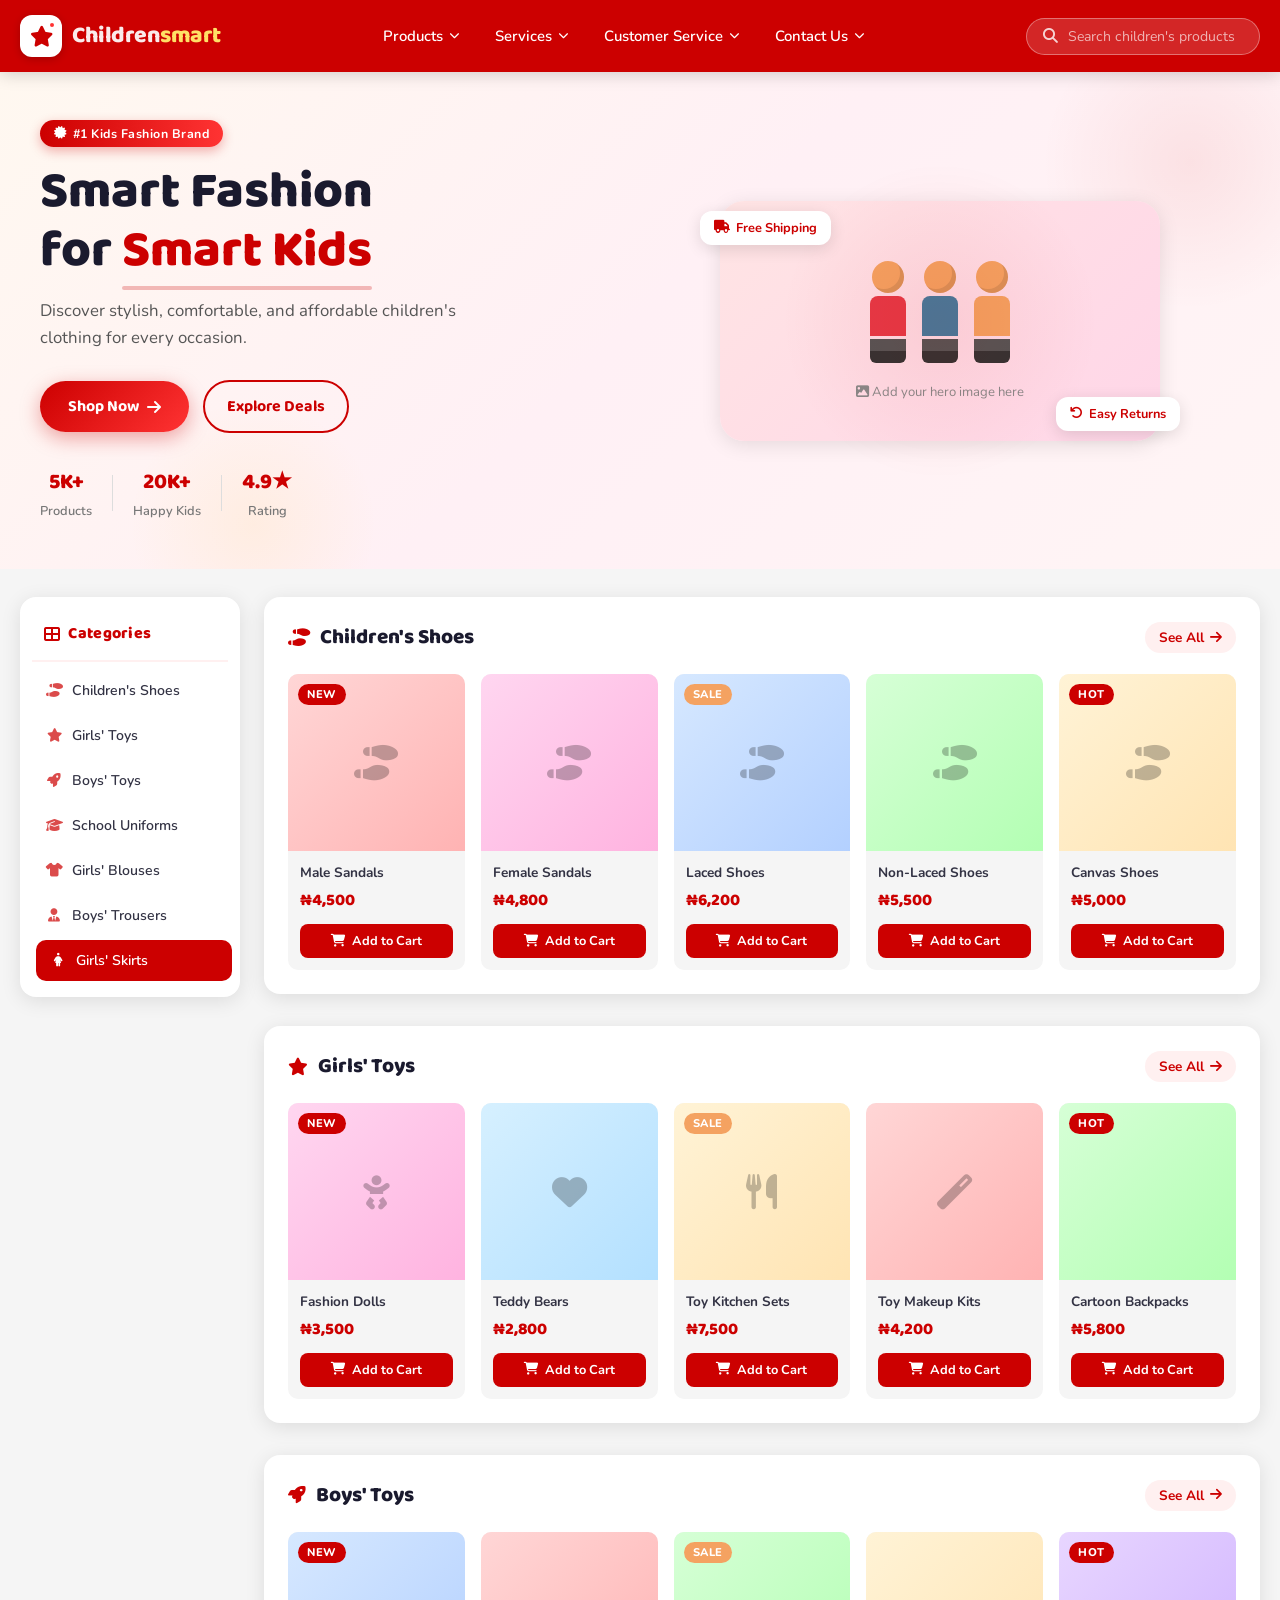
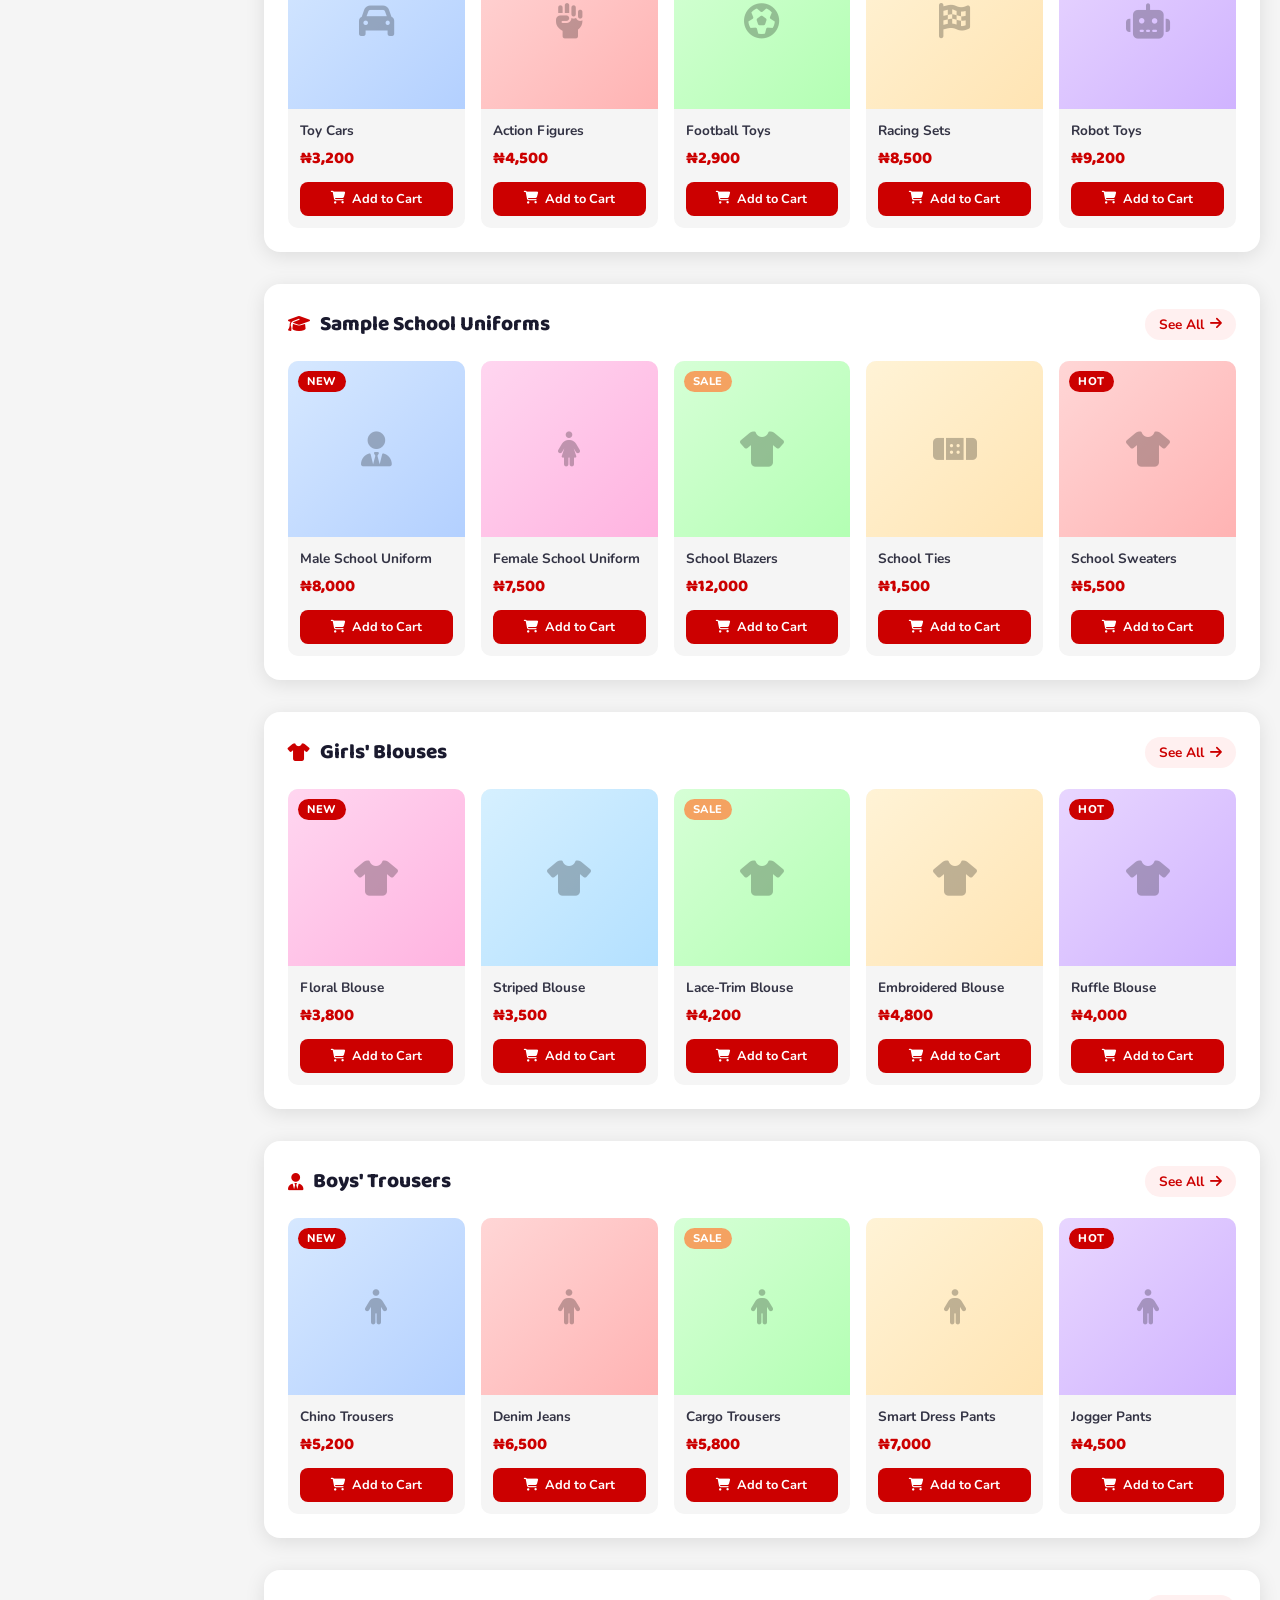
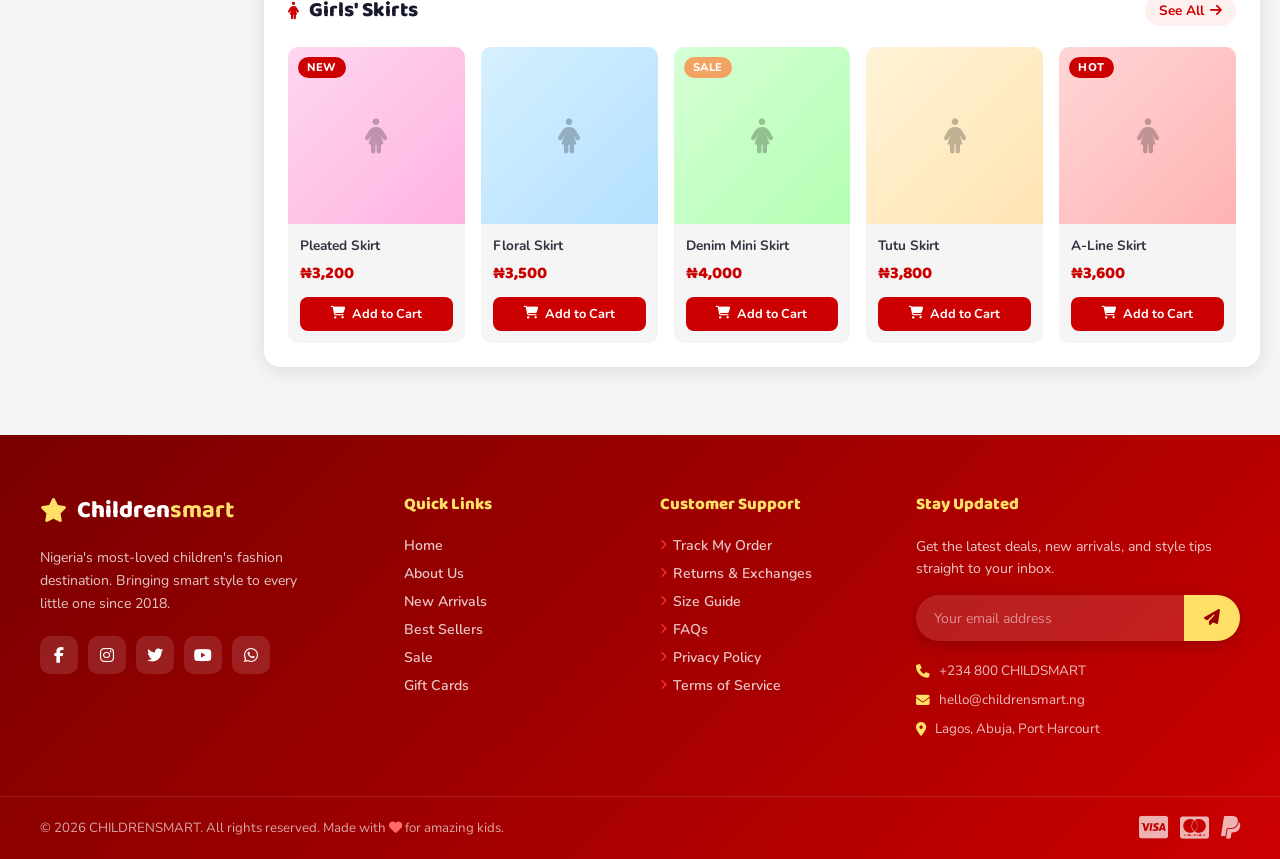
<file: claude/index.html>
<!DOCTYPE html>
<html lang="en">
<head>
  <meta charset="UTF-8" />
  <meta name="viewport" content="width=device-width, initial-scale=1.0"/>
  <title>CHILDRENSMART — Smart Fashion for Smart Kids</title>
  <link rel="stylesheet" href="style.css" />
  <link rel="preconnect" href="https://fonts.googleapis.com">
  <link href="https://fonts.googleapis.com/css2?family=Baloo+2:wght@400;600;700;800&family=Nunito:wght@400;500;600;700&display=swap" rel="stylesheet">
  <link rel="stylesheet" href="https://cdnjs.cloudflare.com/ajax/libs/font-awesome/6.5.0/css/all.min.css"/>
</head>
<body>

  <!-- ===== NAVIGATION BAR ===== -->
  <header class="navbar">
    <div class="nav-inner">

      <!-- Logo -->
      <div class="logo">
        <div class="logo-icon">
          <i class="fas fa-star"></i>
          <span class="logo-dot"></span>
        </div>
        <div class="logo-text">
          <span class="logo-children">Children</span><span class="logo-smart">smart</span>
        </div>
      </div>

      <!-- Nav Menu -->
      <nav class="nav-menu" id="navMenu">
        <ul class="nav-links">
          <li class="nav-item has-dropdown">
            <a href="#">Products <i class="fas fa-chevron-down"></i></a>
            <ul class="dropdown">
              <li><a href="#">New Arrivals</a></li>
              <li><a href="#">Best Sellers</a></li>
              <li><a href="#">Seasonal Picks</a></li>
              <li><a href="#">Sale Items</a></li>
            </ul>
          </li>
          <li class="nav-item has-dropdown">
            <a href="#">Services <i class="fas fa-chevron-down"></i></a>
            <ul class="dropdown">
              <li><a href="#">Gift Wrapping</a></li>
              <li><a href="#">Personal Styling</a></li>
              <li><a href="#">School Bulk Orders</a></li>
              <li><a href="#">Loyalty Program</a></li>
            </ul>
          </li>
          <li class="nav-item has-dropdown">
            <a href="#">Customer Service <i class="fas fa-chevron-down"></i></a>
            <ul class="dropdown">
              <li><a href="#">Track My Order</a></li>
              <li><a href="#">Returns & Exchanges</a></li>
              <li><a href="#">Size Guide</a></li>
              <li><a href="#">FAQs</a></li>
            </ul>
          </li>
          <li class="nav-item has-dropdown">
            <a href="#">Contact Us <i class="fas fa-chevron-down"></i></a>
            <ul class="dropdown">
              <li><a href="#">Live Chat</a></li>
              <li><a href="#">Email Us</a></li>
              <li><a href="#">Find a Store</a></li>
              <li><a href="#">Call Us</a></li>
            </ul>
          </li>
        </ul>
      </nav>

      <!-- Search Bar -->
      <div class="search-bar">
        <i class="fas fa-search search-icon"></i>
        <input type="text" placeholder="Search children's products" />
      </div>

      <!-- Hamburger -->
      <button class="hamburger" id="hamburger" aria-label="Toggle menu">
        <span></span><span></span><span></span>
      </button>
    </div>
  </header>

  <!-- ===== HERO SECTION ===== -->
  <section class="hero">
    <div class="hero-left">
      <div class="hero-badge"><i class="fas fa-certificate"></i> #1 Kids Fashion Brand</div>
      <h1 class="hero-heading">Smart Fashion<br/>for <span class="highlight">Smart Kids</span></h1>
      <p class="hero-sub">Discover stylish, comfortable, and affordable children's clothing for every occasion.</p>
      <div class="hero-actions">
        <a href="#" class="btn-shop">Shop Now <i class="fas fa-arrow-right"></i></a>
        <a href="#" class="btn-explore">Explore Deals</a>
      </div>
      <div class="hero-stats">
        <div class="stat"><strong>5K+</strong><span>Products</span></div>
        <div class="stat-divider"></div>
        <div class="stat"><strong>20K+</strong><span>Happy Kids</span></div>
        <div class="stat-divider"></div>
        <div class="stat"><strong>4.9★</strong><span>Rating</span></div>
      </div>
    </div>
    <div class="hero-right">
      <div class="hero-image-wrap">
        <div class="hero-blob"></div>
        <div class="hero-img-placeholder">
          <div class="kids-illustration">
            <div class="kid kid-1">
              <div class="kid-head"></div>
              <div class="kid-body" style="background:#e63946;"></div>
              <div class="kid-legs"></div>
            </div>
            <div class="kid kid-2">
              <div class="kid-head"></div>
              <div class="kid-body" style="background:#457b9d;"></div>
              <div class="kid-legs"></div>
            </div>
            <div class="kid kid-3">
              <div class="kid-head"></div>
              <div class="kid-body" style="background:#f4a261;"></div>
              <div class="kid-legs"></div>
            </div>
          </div>
          <p class="img-note"><i class="fas fa-image"></i> Add your hero image here</p>
        </div>
        <div class="float-badge badge-1"><i class="fas fa-truck"></i> Free Shipping</div>
        <div class="float-badge badge-2"><i class="fas fa-undo"></i> Easy Returns</div>
      </div>
    </div>
  </section>

  <!-- ===== MAIN LAYOUT: SIDEBAR + CONTENT ===== -->
  <div class="main-layout">

    <!-- SIDEBAR -->
    <aside class="sidebar" id="sidebar">
      <div class="sidebar-header">
        <i class="fas fa-th-large"></i> Categories
      </div>
      <nav class="sidebar-nav">
        <a href="#shoes" class="sidebar-link" data-target="shoes">
          <i class="fas fa-shoe-prints"></i> Children's Shoes
        </a>
        <a href="#girls-toys" class="sidebar-link" data-target="girls-toys">
          <i class="fas fa-star"></i> Girls' Toys
        </a>
        <a href="#boys-toys" class="sidebar-link" data-target="boys-toys">
          <i class="fas fa-rocket"></i> Boys' Toys
        </a>
        <a href="#uniforms" class="sidebar-link" data-target="uniforms">
          <i class="fas fa-graduation-cap"></i> School Uniforms
        </a>
        <a href="#girls-blouses" class="sidebar-link" data-target="girls-blouses">
          <i class="fas fa-tshirt"></i> Girls' Blouses
        </a>
        <a href="#boys-trousers" class="sidebar-link" data-target="boys-trousers">
          <i class="fas fa-user-tie"></i> Boys' Trousers
        </a>
        <a href="#girls-skirts" class="sidebar-link" data-target="girls-skirts">
          <i class="fas fa-female"></i> Girls' Skirts
        </a>
      </nav>
    </aside>

    <!-- PRODUCT CONTENT -->
    <main class="content">

      <!-- ===== SHOES ROW ===== -->
      <section class="product-row" id="shoes">
        <div class="row-header">
          <h2><i class="fas fa-shoe-prints"></i> Children's Shoes</h2>
          <a href="#" class="see-all">See All <i class="fas fa-arrow-right"></i></a>
        </div>
        <div class="product-grid">

          <div class="product-card">
            <div class="card-img-wrap">
              <div class="card-img-placeholder" style="background:linear-gradient(135deg,#ffd6d6,#ffb3b3);">
                <i class="fas fa-shoe-prints"></i>
              </div>
              <span class="card-badge">New</span>
            </div>
            <div class="card-body">
              <p class="card-name">Male Sandals</p>
              <p class="card-price">₦4,500</p>
              <button class="btn-cart"><i class="fas fa-shopping-cart"></i> Add to Cart</button>
            </div>
          </div>

          <div class="product-card">
            <div class="card-img-wrap">
              <div class="card-img-placeholder" style="background:linear-gradient(135deg,#ffd6f0,#ffb3e0);">
                <i class="fas fa-shoe-prints"></i>
              </div>
            </div>
            <div class="card-body">
              <p class="card-name">Female Sandals</p>
              <p class="card-price">₦4,800</p>
              <button class="btn-cart"><i class="fas fa-shopping-cart"></i> Add to Cart</button>
            </div>
          </div>

          <div class="product-card">
            <div class="card-img-wrap">
              <div class="card-img-placeholder" style="background:linear-gradient(135deg,#d6e8ff,#b3d0ff);">
                <i class="fas fa-shoe-prints"></i>
              </div>
              <span class="card-badge sale">Sale</span>
            </div>
            <div class="card-body">
              <p class="card-name">Laced Shoes</p>
              <p class="card-price">₦6,200</p>
              <button class="btn-cart"><i class="fas fa-shopping-cart"></i> Add to Cart</button>
            </div>
          </div>

          <div class="product-card">
            <div class="card-img-wrap">
              <div class="card-img-placeholder" style="background:linear-gradient(135deg,#d6ffd6,#b3ffb3);">
                <i class="fas fa-shoe-prints"></i>
              </div>
            </div>
            <div class="card-body">
              <p class="card-name">Non-Laced Shoes</p>
              <p class="card-price">₦5,500</p>
              <button class="btn-cart"><i class="fas fa-shopping-cart"></i> Add to Cart</button>
            </div>
          </div>

          <div class="product-card">
            <div class="card-img-wrap">
              <div class="card-img-placeholder" style="background:linear-gradient(135deg,#fff3d6,#ffe4b3);">
                <i class="fas fa-shoe-prints"></i>
              </div>
              <span class="card-badge">Hot</span>
            </div>
            <div class="card-body">
              <p class="card-name">Canvas Shoes</p>
              <p class="card-price">₦5,000</p>
              <button class="btn-cart"><i class="fas fa-shopping-cart"></i> Add to Cart</button>
            </div>
          </div>

        </div>
      </section>

      <!-- ===== GIRLS' TOYS ROW ===== -->
      <section class="product-row" id="girls-toys">
        <div class="row-header">
          <h2><i class="fas fa-star"></i> Girls' Toys</h2>
          <a href="#" class="see-all">See All <i class="fas fa-arrow-right"></i></a>
        </div>
        <div class="product-grid">

          <div class="product-card">
            <div class="card-img-wrap">
              <div class="card-img-placeholder" style="background:linear-gradient(135deg,#ffd6f0,#ffb3e0);">
                <i class="fas fa-baby"></i>
              </div>
              <span class="card-badge">New</span>
            </div>
            <div class="card-body">
              <p class="card-name">Fashion Dolls</p>
              <p class="card-price">₦3,500</p>
              <button class="btn-cart"><i class="fas fa-shopping-cart"></i> Add to Cart</button>
            </div>
          </div>

          <div class="product-card">
            <div class="card-img-wrap">
              <div class="card-img-placeholder" style="background:linear-gradient(135deg,#d6f0ff,#b3e0ff);">
                <i class="fas fa-heart"></i>
              </div>
            </div>
            <div class="card-body">
              <p class="card-name">Teddy Bears</p>
              <p class="card-price">₦2,800</p>
              <button class="btn-cart"><i class="fas fa-shopping-cart"></i> Add to Cart</button>
            </div>
          </div>

          <div class="product-card">
            <div class="card-img-wrap">
              <div class="card-img-placeholder" style="background:linear-gradient(135deg,#fff3d6,#ffe4b3);">
                <i class="fas fa-utensils"></i>
              </div>
              <span class="card-badge sale">Sale</span>
            </div>
            <div class="card-body">
              <p class="card-name">Toy Kitchen Sets</p>
              <p class="card-price">₦7,500</p>
              <button class="btn-cart"><i class="fas fa-shopping-cart"></i> Add to Cart</button>
            </div>
          </div>

          <div class="product-card">
            <div class="card-img-wrap">
              <div class="card-img-placeholder" style="background:linear-gradient(135deg,#ffd6d6,#ffb3b3);">
                <i class="fas fa-magic"></i>
              </div>
            </div>
            <div class="card-body">
              <p class="card-name">Toy Makeup Kits</p>
              <p class="card-price">₦4,200</p>
              <button class="btn-cart"><i class="fas fa-shopping-cart"></i> Add to Cart</button>
            </div>
          </div>

          <div class="product-card">
            <div class="card-img-wrap">
              <div class="card-img-placeholder" style="background:linear-gradient(135deg,#d6ffd6,#b3ffb3);">
                <i class="fas fa-backpack"></i>
              </div>
              <span class="card-badge">Hot</span>
            </div>
            <div class="card-body">
              <p class="card-name">Cartoon Backpacks</p>
              <p class="card-price">₦5,800</p>
              <button class="btn-cart"><i class="fas fa-shopping-cart"></i> Add to Cart</button>
            </div>
          </div>

        </div>
      </section>

      <!-- ===== BOYS' TOYS ROW ===== -->
      <section class="product-row" id="boys-toys">
        <div class="row-header">
          <h2><i class="fas fa-rocket"></i> Boys' Toys</h2>
          <a href="#" class="see-all">See All <i class="fas fa-arrow-right"></i></a>
        </div>
        <div class="product-grid">

          <div class="product-card">
            <div class="card-img-wrap">
              <div class="card-img-placeholder" style="background:linear-gradient(135deg,#d6e8ff,#b3d0ff);">
                <i class="fas fa-car"></i>
              </div>
              <span class="card-badge">New</span>
            </div>
            <div class="card-body">
              <p class="card-name">Toy Cars</p>
              <p class="card-price">₦3,200</p>
              <button class="btn-cart"><i class="fas fa-shopping-cart"></i> Add to Cart</button>
            </div>
          </div>

          <div class="product-card">
            <div class="card-img-wrap">
              <div class="card-img-placeholder" style="background:linear-gradient(135deg,#ffd6d6,#ffb3b3);">
                <i class="fas fa-fist-raised"></i>
              </div>
            </div>
            <div class="card-body">
              <p class="card-name">Action Figures</p>
              <p class="card-price">₦4,500</p>
              <button class="btn-cart"><i class="fas fa-shopping-cart"></i> Add to Cart</button>
            </div>
          </div>

          <div class="product-card">
            <div class="card-img-wrap">
              <div class="card-img-placeholder" style="background:linear-gradient(135deg,#d6ffd6,#b3ffb3);">
                <i class="fas fa-futbol"></i>
              </div>
              <span class="card-badge sale">Sale</span>
            </div>
            <div class="card-body">
              <p class="card-name">Football Toys</p>
              <p class="card-price">₦2,900</p>
              <button class="btn-cart"><i class="fas fa-shopping-cart"></i> Add to Cart</button>
            </div>
          </div>

          <div class="product-card">
            <div class="card-img-wrap">
              <div class="card-img-placeholder" style="background:linear-gradient(135deg,#fff3d6,#ffe4b3);">
                <i class="fas fa-flag-checkered"></i>
              </div>
            </div>
            <div class="card-body">
              <p class="card-name">Racing Sets</p>
              <p class="card-price">₦8,500</p>
              <button class="btn-cart"><i class="fas fa-shopping-cart"></i> Add to Cart</button>
            </div>
          </div>

          <div class="product-card">
            <div class="card-img-wrap">
              <div class="card-img-placeholder" style="background:linear-gradient(135deg,#e8d6ff,#d0b3ff);">
                <i class="fas fa-robot"></i>
              </div>
              <span class="card-badge">Hot</span>
            </div>
            <div class="card-body">
              <p class="card-name">Robot Toys</p>
              <p class="card-price">₦9,200</p>
              <button class="btn-cart"><i class="fas fa-shopping-cart"></i> Add to Cart</button>
            </div>
          </div>

        </div>
      </section>

      <!-- ===== SCHOOL UNIFORMS ROW ===== -->
      <section class="product-row" id="uniforms">
        <div class="row-header">
          <h2><i class="fas fa-graduation-cap"></i> Sample School Uniforms</h2>
          <a href="#" class="see-all">See All <i class="fas fa-arrow-right"></i></a>
        </div>
        <div class="product-grid">

          <div class="product-card">
            <div class="card-img-wrap">
              <div class="card-img-placeholder" style="background:linear-gradient(135deg,#d6e8ff,#b3d0ff);">
                <i class="fas fa-user-tie"></i>
              </div>
              <span class="card-badge">New</span>
            </div>
            <div class="card-body">
              <p class="card-name">Male School Uniform</p>
              <p class="card-price">₦8,000</p>
              <button class="btn-cart"><i class="fas fa-shopping-cart"></i> Add to Cart</button>
            </div>
          </div>

          <div class="product-card">
            <div class="card-img-wrap">
              <div class="card-img-placeholder" style="background:linear-gradient(135deg,#ffd6f0,#ffb3e0);">
                <i class="fas fa-female"></i>
              </div>
            </div>
            <div class="card-body">
              <p class="card-name">Female School Uniform</p>
              <p class="card-price">₦7,500</p>
              <button class="btn-cart"><i class="fas fa-shopping-cart"></i> Add to Cart</button>
            </div>
          </div>

          <div class="product-card">
            <div class="card-img-wrap">
              <div class="card-img-placeholder" style="background:linear-gradient(135deg,#d6ffd6,#b3ffb3);">
                <i class="fas fa-tshirt"></i>
              </div>
              <span class="card-badge sale">Sale</span>
            </div>
            <div class="card-body">
              <p class="card-name">School Blazers</p>
              <p class="card-price">₦12,000</p>
              <button class="btn-cart"><i class="fas fa-shopping-cart"></i> Add to Cart</button>
            </div>
          </div>

          <div class="product-card">
            <div class="card-img-wrap">
              <div class="card-img-placeholder" style="background:linear-gradient(135deg,#fff3d6,#ffe4b3);">
                <i class="fas fa-band-aid"></i>
              </div>
            </div>
            <div class="card-body">
              <p class="card-name">School Ties</p>
              <p class="card-price">₦1,500</p>
              <button class="btn-cart"><i class="fas fa-shopping-cart"></i> Add to Cart</button>
            </div>
          </div>

          <div class="product-card">
            <div class="card-img-wrap">
              <div class="card-img-placeholder" style="background:linear-gradient(135deg,#ffd6d6,#ffb3b3);">
                <i class="fas fa-tshirt"></i>
              </div>
              <span class="card-badge">Hot</span>
            </div>
            <div class="card-body">
              <p class="card-name">School Sweaters</p>
              <p class="card-price">₦5,500</p>
              <button class="btn-cart"><i class="fas fa-shopping-cart"></i> Add to Cart</button>
            </div>
          </div>

        </div>
      </section>

      <!-- ===== GIRLS' BLOUSES ROW ===== -->
      <section class="product-row" id="girls-blouses">
        <div class="row-header">
          <h2><i class="fas fa-tshirt"></i> Girls' Blouses</h2>
          <a href="#" class="see-all">See All <i class="fas fa-arrow-right"></i></a>
        </div>
        <div class="product-grid">

          <div class="product-card">
            <div class="card-img-wrap">
              <div class="card-img-placeholder" style="background:linear-gradient(135deg,#ffd6f0,#ffb3e0);">
                <i class="fas fa-tshirt"></i>
              </div>
              <span class="card-badge">New</span>
            </div>
            <div class="card-body">
              <p class="card-name">Floral Blouse</p>
              <p class="card-price">₦3,800</p>
              <button class="btn-cart"><i class="fas fa-shopping-cart"></i> Add to Cart</button>
            </div>
          </div>

          <div class="product-card">
            <div class="card-img-wrap">
              <div class="card-img-placeholder" style="background:linear-gradient(135deg,#d6f0ff,#b3e0ff);">
                <i class="fas fa-tshirt"></i>
              </div>
            </div>
            <div class="card-body">
              <p class="card-name">Striped Blouse</p>
              <p class="card-price">₦3,500</p>
              <button class="btn-cart"><i class="fas fa-shopping-cart"></i> Add to Cart</button>
            </div>
          </div>

          <div class="product-card">
            <div class="card-img-wrap">
              <div class="card-img-placeholder" style="background:linear-gradient(135deg,#d6ffd6,#b3ffb3);">
                <i class="fas fa-tshirt"></i>
              </div>
              <span class="card-badge sale">Sale</span>
            </div>
            <div class="card-body">
              <p class="card-name">Lace-Trim Blouse</p>
              <p class="card-price">₦4,200</p>
              <button class="btn-cart"><i class="fas fa-shopping-cart"></i> Add to Cart</button>
            </div>
          </div>

          <div class="product-card">
            <div class="card-img-wrap">
              <div class="card-img-placeholder" style="background:linear-gradient(135deg,#fff3d6,#ffe4b3);">
                <i class="fas fa-tshirt"></i>
              </div>
            </div>
            <div class="card-body">
              <p class="card-name">Embroidered Blouse</p>
              <p class="card-price">₦4,800</p>
              <button class="btn-cart"><i class="fas fa-shopping-cart"></i> Add to Cart</button>
            </div>
          </div>

          <div class="product-card">
            <div class="card-img-wrap">
              <div class="card-img-placeholder" style="background:linear-gradient(135deg,#e8d6ff,#d0b3ff);">
                <i class="fas fa-tshirt"></i>
              </div>
              <span class="card-badge">Hot</span>
            </div>
            <div class="card-body">
              <p class="card-name">Ruffle Blouse</p>
              <p class="card-price">₦4,000</p>
              <button class="btn-cart"><i class="fas fa-shopping-cart"></i> Add to Cart</button>
            </div>
          </div>

        </div>
      </section>

      <!-- ===== BOYS' TROUSERS ROW ===== -->
      <section class="product-row" id="boys-trousers">
        <div class="row-header">
          <h2><i class="fas fa-user-tie"></i> Boys' Trousers</h2>
          <a href="#" class="see-all">See All <i class="fas fa-arrow-right"></i></a>
        </div>
        <div class="product-grid">

          <div class="product-card">
            <div class="card-img-wrap">
              <div class="card-img-placeholder" style="background:linear-gradient(135deg,#d6e8ff,#b3d0ff);">
                <i class="fas fa-male"></i>
              </div>
              <span class="card-badge">New</span>
            </div>
            <div class="card-body">
              <p class="card-name">Chino Trousers</p>
              <p class="card-price">₦5,200</p>
              <button class="btn-cart"><i class="fas fa-shopping-cart"></i> Add to Cart</button>
            </div>
          </div>

          <div class="product-card">
            <div class="card-img-wrap">
              <div class="card-img-placeholder" style="background:linear-gradient(135deg,#ffd6d6,#ffb3b3);">
                <i class="fas fa-male"></i>
              </div>
            </div>
            <div class="card-body">
              <p class="card-name">Denim Jeans</p>
              <p class="card-price">₦6,500</p>
              <button class="btn-cart"><i class="fas fa-shopping-cart"></i> Add to Cart</button>
            </div>
          </div>

          <div class="product-card">
            <div class="card-img-wrap">
              <div class="card-img-placeholder" style="background:linear-gradient(135deg,#d6ffd6,#b3ffb3);">
                <i class="fas fa-male"></i>
              </div>
              <span class="card-badge sale">Sale</span>
            </div>
            <div class="card-body">
              <p class="card-name">Cargo Trousers</p>
              <p class="card-price">₦5,800</p>
              <button class="btn-cart"><i class="fas fa-shopping-cart"></i> Add to Cart</button>
            </div>
          </div>

          <div class="product-card">
            <div class="card-img-wrap">
              <div class="card-img-placeholder" style="background:linear-gradient(135deg,#fff3d6,#ffe4b3);">
                <i class="fas fa-male"></i>
              </div>
            </div>
            <div class="card-body">
              <p class="card-name">Smart Dress Pants</p>
              <p class="card-price">₦7,000</p>
              <button class="btn-cart"><i class="fas fa-shopping-cart"></i> Add to Cart</button>
            </div>
          </div>

          <div class="product-card">
            <div class="card-img-wrap">
              <div class="card-img-placeholder" style="background:linear-gradient(135deg,#e8d6ff,#d0b3ff);">
                <i class="fas fa-male"></i>
              </div>
              <span class="card-badge">Hot</span>
            </div>
            <div class="card-body">
              <p class="card-name">Jogger Pants</p>
              <p class="card-price">₦4,500</p>
              <button class="btn-cart"><i class="fas fa-shopping-cart"></i> Add to Cart</button>
            </div>
          </div>

        </div>
      </section>

      <!-- ===== GIRLS' SKIRTS ROW ===== -->
      <section class="product-row" id="girls-skirts">
        <div class="row-header">
          <h2><i class="fas fa-female"></i> Girls' Skirts</h2>
          <a href="#" class="see-all">See All <i class="fas fa-arrow-right"></i></a>
        </div>
        <div class="product-grid">

          <div class="product-card">
            <div class="card-img-wrap">
              <div class="card-img-placeholder" style="background:linear-gradient(135deg,#ffd6f0,#ffb3e0);">
                <i class="fas fa-female"></i>
              </div>
              <span class="card-badge">New</span>
            </div>
            <div class="card-body">
              <p class="card-name">Pleated Skirt</p>
              <p class="card-price">₦3,200</p>
              <button class="btn-cart"><i class="fas fa-shopping-cart"></i> Add to Cart</button>
            </div>
          </div>

          <div class="product-card">
            <div class="card-img-wrap">
              <div class="card-img-placeholder" style="background:linear-gradient(135deg,#d6f0ff,#b3e0ff);">
                <i class="fas fa-female"></i>
              </div>
            </div>
            <div class="card-body">
              <p class="card-name">Floral Skirt</p>
              <p class="card-price">₦3,500</p>
              <button class="btn-cart"><i class="fas fa-shopping-cart"></i> Add to Cart</button>
            </div>
          </div>

          <div class="product-card">
            <div class="card-img-wrap">
              <div class="card-img-placeholder" style="background:linear-gradient(135deg,#d6ffd6,#b3ffb3);">
                <i class="fas fa-female"></i>
              </div>
              <span class="card-badge sale">Sale</span>
            </div>
            <div class="card-body">
              <p class="card-name">Denim Mini Skirt</p>
              <p class="card-price">₦4,000</p>
              <button class="btn-cart"><i class="fas fa-shopping-cart"></i> Add to Cart</button>
            </div>
          </div>

          <div class="product-card">
            <div class="card-img-wrap">
              <div class="card-img-placeholder" style="background:linear-gradient(135deg,#fff3d6,#ffe4b3);">
                <i class="fas fa-female"></i>
              </div>
            </div>
            <div class="card-body">
              <p class="card-name">Tutu Skirt</p>
              <p class="card-price">₦3,800</p>
              <button class="btn-cart"><i class="fas fa-shopping-cart"></i> Add to Cart</button>
            </div>
          </div>

          <div class="product-card">
            <div class="card-img-wrap">
              <div class="card-img-placeholder" style="background:linear-gradient(135deg,#ffd6d6,#ffb3b3);">
                <i class="fas fa-female"></i>
              </div>
              <span class="card-badge">Hot</span>
            </div>
            <div class="card-body">
              <p class="card-name">A-Line Skirt</p>
              <p class="card-price">₦3,600</p>
              <button class="btn-cart"><i class="fas fa-shopping-cart"></i> Add to Cart</button>
            </div>
          </div>

        </div>
      </section>

    </main>
  </div>

  <!-- ===== FOOTER ===== -->
  <footer class="footer">
    <div class="footer-top">

      <div class="footer-col footer-brand">
        <div class="footer-logo">
          <i class="fas fa-star"></i>
          <span>Children<strong>smart</strong></span>
        </div>
        <p>Nigeria's most-loved children's fashion destination. Bringing smart style to every little one since 2018.</p>
        <div class="social-icons">
          <a href="#" aria-label="Facebook"><i class="fab fa-facebook-f"></i></a>
          <a href="#" aria-label="Instagram"><i class="fab fa-instagram"></i></a>
          <a href="#" aria-label="Twitter"><i class="fab fa-twitter"></i></a>
          <a href="#" aria-label="YouTube"><i class="fab fa-youtube"></i></a>
          <a href="#" aria-label="WhatsApp"><i class="fab fa-whatsapp"></i></a>
        </div>
      </div>

      <div class="footer-col">
        <h4>Quick Links</h4>
        <ul>
          <li><a href="#">Home</a></li>
          <li><a href="#">About Us</a></li>
          <li><a href="#">New Arrivals</a></li>
          <li><a href="#">Best Sellers</a></li>
          <li><a href="#">Sale</a></li>
          <li><a href="#">Gift Cards</a></li>
        </ul>
      </div>

      <div class="footer-col">
        <h4>Customer Support</h4>
        <ul>
          <li><a href="#"><i class="fas fa-chevron-right"></i> Track My Order</a></li>
          <li><a href="#"><i class="fas fa-chevron-right"></i> Returns & Exchanges</a></li>
          <li><a href="#"><i class="fas fa-chevron-right"></i> Size Guide</a></li>
          <li><a href="#"><i class="fas fa-chevron-right"></i> FAQs</a></li>
          <li><a href="#"><i class="fas fa-chevron-right"></i> Privacy Policy</a></li>
          <li><a href="#"><i class="fas fa-chevron-right"></i> Terms of Service</a></li>
        </ul>
      </div>

      <div class="footer-col footer-newsletter">
        <h4>Stay Updated</h4>
        <p>Get the latest deals, new arrivals, and style tips straight to your inbox.</p>
        <div class="newsletter-form">
          <input type="email" placeholder="Your email address" />
          <button type="button"><i class="fas fa-paper-plane"></i></button>
        </div>
        <div class="contact-info">
          <p><i class="fas fa-phone"></i> +234 800 CHILDSMART</p>
          <p><i class="fas fa-envelope"></i> hello@childrensmart.ng</p>
          <p><i class="fas fa-map-marker-alt"></i> Lagos, Abuja, Port Harcourt</p>
        </div>
      </div>

    </div>

    <div class="footer-bottom">
      <p>&copy; 2026 CHILDRENSMART. All rights reserved. Made with <i class="fas fa-heart" style="color:#ff6b6b;"></i> for amazing kids.</p>
      <div class="payment-icons">
        <i class="fab fa-cc-visa"></i>
        <i class="fab fa-cc-mastercard"></i>
        <i class="fab fa-paypal"></i>
      </div>
    </div>
  </footer>

  <!-- Toast Notification -->
  <div class="toast" id="toast">
    <i class="fas fa-check-circle"></i> Item added to cart!
  </div>

  <script src="script.js"></script>
</body>
</html>
</file>
<file: claude/style.css>
/* ===========================
   CHILDRENSMART — style.css
   =========================== */

/* ---- CSS Variables ---- */
:root {
  --red: #cc0000;
  --red-dark: #990000;
  --red-light: #ff3333;
  --red-pale: #fff0f0;
  --white: #ffffff;
  --cream: #fff8f0;
  --pink-light: #fff0f5;
  --gray-light: #f5f5f5;
  --gray: #888;
  --dark: #1a1a2e;
  --text: #333344;
  --shadow: 0 4px 20px rgba(0,0,0,0.10);
  --shadow-hover: 0 8px 32px rgba(204,0,0,0.18);
  --radius: 16px;
  --radius-sm: 10px;
  --font-head: 'Baloo 2', cursive;
  --font-body: 'Nunito', sans-serif;
  --nav-h: 72px;
  --sidebar-w: 220px;
}

/* ---- Reset & Base ---- */
*, *::before, *::after { box-sizing: border-box; margin: 0; padding: 0; }

html { scroll-behavior: smooth; }

body {
  font-family: var(--font-body);
  color: var(--text);
  background: var(--gray-light);
  min-height: 100vh;
}

a { text-decoration: none; color: inherit; }
ul { list-style: none; }
img { display: block; max-width: 100%; }
button { cursor: pointer; border: none; font-family: var(--font-body); }

/* ============================
   NAVBAR
   ============================ */
.navbar {
  position: sticky;
  top: 0;
  z-index: 1000;
  background: var(--red);
  box-shadow: 0 2px 16px rgba(0,0,0,0.18);
  height: var(--nav-h);
}

.nav-inner {
  max-width: 1400px;
  margin: 0 auto;
  height: 100%;
  display: flex;
  align-items: center;
  gap: 24px;
  padding: 0 20px;
}

/* --- Logo --- */
.logo {
  display: flex;
  align-items: center;
  gap: 10px;
  flex-shrink: 0;
  text-decoration: none;
}

.logo-icon {
  position: relative;
  width: 42px;
  height: 42px;
  background: var(--white);
  border-radius: 12px;
  display: flex;
  align-items: center;
  justify-content: center;
  font-size: 1.3rem;
  color: var(--red);
  box-shadow: 0 2px 8px rgba(0,0,0,0.2);
}

.logo-dot {
  position: absolute;
  top: 6px;
  right: 6px;
  width: 8px;
  height: 8px;
  background: var(--red-light);
  border-radius: 50%;
  border: 2px solid white;
}

.logo-text {
  font-family: var(--font-head);
  font-size: 1.45rem;
  font-weight: 800;
  line-height: 1;
  color: var(--white);
  letter-spacing: -0.5px;
}

.logo-children { color: rgba(255,255,255,0.92); }
.logo-smart { color: #ffe066; }

/* --- Nav Menu --- */
.nav-menu { flex: 1; display: flex; justify-content: center; }

.nav-links {
  display: flex;
  gap: 4px;
  align-items: center;
}

.nav-item {
  position: relative;
}

.nav-item > a {
  display: flex;
  align-items: center;
  gap: 6px;
  padding: 10px 16px;
  color: var(--white);
  font-weight: 600;
  font-size: 0.93rem;
  border-radius: 8px;
  transition: background 0.2s;
  white-space: nowrap;
}

.nav-item > a:hover,
.nav-item:hover > a {
  background: rgba(255,255,255,0.15);
}

.nav-item > a .fa-chevron-down {
  font-size: 0.65rem;
  transition: transform 0.2s;
}

.nav-item:hover > a .fa-chevron-down { transform: rotate(180deg); }

/* Dropdown */
.dropdown {
  display: none;
  position: absolute;
  top: calc(100% + 6px);
  left: 50%;
  transform: translateX(-50%);
  background: var(--white);
  border-radius: var(--radius-sm);
  box-shadow: 0 8px 32px rgba(0,0,0,0.15);
  min-width: 190px;
  overflow: hidden;
  z-index: 200;
  animation: dropDown 0.2s ease;
}

@keyframes dropDown {
  from { opacity: 0; transform: translateX(-50%) translateY(-8px); }
  to   { opacity: 1; transform: translateX(-50%) translateY(0); }
}

.nav-item:hover .dropdown { display: block; }

.dropdown li a {
  display: block;
  padding: 11px 18px;
  font-size: 0.88rem;
  font-weight: 600;
  color: var(--text);
  transition: background 0.15s, color 0.15s;
}

.dropdown li a:hover {
  background: var(--red-pale);
  color: var(--red);
  padding-left: 24px;
}

/* --- Search Bar --- */
.search-bar {
  display: flex;
  align-items: center;
  background: rgba(255,255,255,0.15);
  border: 1.5px solid rgba(255,255,255,0.35);
  border-radius: 50px;
  padding: 8px 16px;
  gap: 10px;
  transition: background 0.2s, border-color 0.2s;
  flex-shrink: 0;
  min-width: 220px;
}

.search-bar:focus-within {
  background: rgba(255,255,255,0.25);
  border-color: rgba(255,255,255,0.7);
}

.search-icon { color: rgba(255,255,255,0.8); font-size: 0.95rem; }

.search-bar input {
  background: transparent;
  border: none;
  outline: none;
  color: var(--white);
  font-family: var(--font-body);
  font-size: 0.88rem;
  width: 100%;
}

.search-bar input::placeholder { color: rgba(255,255,255,0.65); }

/* --- Hamburger --- */
.hamburger {
  display: none;
  flex-direction: column;
  gap: 5px;
  background: transparent;
  padding: 6px;
  margin-left: auto;
}

.hamburger span {
  display: block;
  width: 24px;
  height: 2.5px;
  background: white;
  border-radius: 4px;
  transition: transform 0.3s, opacity 0.3s;
}

.hamburger.open span:nth-child(1) { transform: translateY(7.5px) rotate(45deg); }
.hamburger.open span:nth-child(2) { opacity: 0; }
.hamburger.open span:nth-child(3) { transform: translateY(-7.5px) rotate(-45deg); }

/* ============================
   HERO SECTION
   ============================ */
.hero {
  display: flex;
  align-items: center;
  min-height: 38vh;
  background: linear-gradient(135deg, #fff8f0 0%, #fff0f5 50%, #fff5f5 100%);
  padding: 48px 40px;
  gap: 40px;
  position: relative;
  overflow: hidden;
}

.hero::before {
  content: '';
  position: absolute;
  top: -60px; right: -60px;
  width: 300px; height: 300px;
  background: radial-gradient(circle, rgba(204,0,0,0.07) 0%, transparent 70%);
  border-radius: 50%;
}

.hero::after {
  content: '';
  position: absolute;
  bottom: -80px; left: 10%;
  width: 250px; height: 250px;
  background: radial-gradient(circle, rgba(255,180,0,0.08) 0%, transparent 70%);
  border-radius: 50%;
}

.hero-left {
  flex: 1;
  max-width: 560px;
  z-index: 1;
}

.hero-badge {
  display: inline-flex;
  align-items: center;
  gap: 6px;
  background: linear-gradient(90deg, var(--red), var(--red-light));
  color: white;
  font-size: 0.78rem;
  font-weight: 700;
  padding: 5px 14px;
  border-radius: 50px;
  margin-bottom: 16px;
  letter-spacing: 0.5px;
  box-shadow: 0 4px 12px rgba(204,0,0,0.3);
  animation: pulse 2s infinite;
}

@keyframes pulse {
  0%, 100% { box-shadow: 0 4px 12px rgba(204,0,0,0.3); }
  50%       { box-shadow: 0 4px 20px rgba(204,0,0,0.5); }
}

.hero-heading {
  font-family: var(--font-head);
  font-size: clamp(2rem, 4vw, 3.2rem);
  font-weight: 800;
  color: var(--dark);
  line-height: 1.15;
  margin-bottom: 16px;
}

.highlight {
  color: var(--red);
  position: relative;
}

.highlight::after {
  content: '';
  position: absolute;
  bottom: 2px; left: 0;
  width: 100%; height: 4px;
  background: var(--red);
  border-radius: 4px;
  opacity: 0.25;
}

.hero-sub {
  font-size: 1.05rem;
  color: #555;
  line-height: 1.65;
  margin-bottom: 28px;
  max-width: 460px;
}

.hero-actions {
  display: flex;
  align-items: center;
  gap: 14px;
  margin-bottom: 32px;
  flex-wrap: wrap;
}

.btn-shop {
  display: inline-flex;
  align-items: center;
  gap: 8px;
  background: linear-gradient(135deg, var(--red), var(--red-light));
  color: white;
  font-family: var(--font-head);
  font-size: 1rem;
  font-weight: 700;
  padding: 13px 28px;
  border-radius: 50px;
  box-shadow: 0 6px 20px rgba(204,0,0,0.35);
  transition: transform 0.2s, box-shadow 0.2s;
}

.btn-shop:hover {
  transform: translateY(-2px);
  box-shadow: 0 10px 28px rgba(204,0,0,0.45);
}

.btn-explore {
  display: inline-flex;
  align-items: center;
  font-family: var(--font-head);
  font-size: 1rem;
  font-weight: 700;
  color: var(--red);
  padding: 12px 22px;
  border-radius: 50px;
  border: 2px solid var(--red);
  transition: background 0.2s, color 0.2s;
}

.btn-explore:hover {
  background: var(--red);
  color: white;
}

.hero-stats {
  display: flex;
  align-items: center;
  gap: 20px;
}

.stat { text-align: center; }
.stat strong { display: block; font-family: var(--font-head); font-size: 1.35rem; font-weight: 800; color: var(--red); }
.stat span { font-size: 0.8rem; color: #777; font-weight: 600; }
.stat-divider { width: 1px; height: 36px; background: #ddd; }

/* Hero Right */
.hero-right {
  flex: 1;
  display: flex;
  justify-content: center;
  align-items: center;
  z-index: 1;
}

.hero-image-wrap {
  position: relative;
  width: 100%;
  max-width: 440px;
}

.hero-blob {
  position: absolute;
  top: 50%; left: 50%;
  transform: translate(-50%, -50%);
  width: 320px; height: 320px;
  background: radial-gradient(circle, rgba(204,0,0,0.08) 0%, transparent 70%);
  border-radius: 50%;
}

.hero-img-placeholder {
  background: linear-gradient(135deg, #ffe4e4, #ffd6e8);
  border-radius: 24px;
  padding: 40px 20px 20px;
  box-shadow: var(--shadow);
  text-align: center;
  min-height: 240px;
  display: flex;
  flex-direction: column;
  align-items: center;
  justify-content: center;
  gap: 12px;
}

.kids-illustration {
  display: flex;
  gap: 16px;
  justify-content: center;
  align-items: flex-end;
  margin-bottom: 8px;
}

.kid { display: flex; flex-direction: column; align-items: center; gap: 3px; animation: kidBounce 2s ease-in-out infinite; }
.kid-2 { animation-delay: 0.3s; }
.kid-3 { animation-delay: 0.6s; }

@keyframes kidBounce {
  0%, 100% { transform: translateY(0); }
  50%       { transform: translateY(-8px); }
}

.kid-head { width: 32px; height: 32px; background: #f4a261; border-radius: 50%; box-shadow: inset -4px -4px 0 rgba(0,0,0,0.1); }
.kid-body { width: 36px; height: 40px; border-radius: 8px 8px 0 0; }
.kid-legs { width: 36px; height: 24px; background: linear-gradient(180deg, #555 50%, #333 50%); border-radius: 0 0 6px 6px; }

.img-note { color: #888; font-size: 0.82rem; }

.float-badge {
  position: absolute;
  background: white;
  border-radius: 12px;
  padding: 8px 14px;
  font-size: 0.8rem;
  font-weight: 700;
  color: var(--red);
  box-shadow: 0 4px 16px rgba(0,0,0,0.12);
  display: flex;
  align-items: center;
  gap: 6px;
  animation: float 3s ease-in-out infinite;
}

.badge-1 { top: 10px; left: -20px; animation-delay: 0s; }
.badge-2 { bottom: 10px; right: -20px; animation-delay: 1s; }

@keyframes float {
  0%, 100% { transform: translateY(0); }
  50%       { transform: translateY(-6px); }
}

/* ============================
   MAIN LAYOUT
   ============================ */
.main-layout {
  display: flex;
  max-width: 1400px;
  margin: 0 auto;
  padding: 28px 20px;
  gap: 24px;
  align-items: flex-start;
}

/* ============================
   SIDEBAR
   ============================ */
.sidebar {
  width: var(--sidebar-w);
  flex-shrink: 0;
  background: var(--white);
  border-radius: var(--radius);
  box-shadow: var(--shadow);
  padding: 16px 12px;
  position: sticky;
  top: calc(var(--nav-h) + 16px);
  max-height: calc(100vh - var(--nav-h) - 32px);
  overflow-y: auto;
}

.sidebar::-webkit-scrollbar { width: 4px; }
.sidebar::-webkit-scrollbar-track { background: transparent; }
.sidebar::-webkit-scrollbar-thumb { background: #ddd; border-radius: 4px; }

.sidebar-header {
  font-family: var(--font-head);
  font-size: 1rem;
  font-weight: 800;
  color: var(--red);
  padding: 8px 12px 14px;
  border-bottom: 2px solid var(--red-pale);
  margin-bottom: 8px;
  display: flex;
  align-items: center;
  gap: 8px;
  letter-spacing: 0.3px;
}

.sidebar-nav { display: flex; flex-direction: column; gap: 4px; }

.sidebar-link {
  display: flex;
  align-items: center;
  gap: 10px;
  padding: 11px 14px;
  border-radius: var(--radius-sm);
  font-size: 0.88rem;
  font-weight: 600;
  color: var(--text);
  transition: background 0.2s, color 0.2s, transform 0.15s;
}

.sidebar-link i { font-size: 0.85rem; width: 16px; text-align: center; color: var(--red); opacity: 0.7; transition: opacity 0.2s; }

.sidebar-link:hover,
.sidebar-link.active {
  background: var(--red);
  color: var(--white);
  transform: translateX(4px);
}

.sidebar-link:hover i,
.sidebar-link.active i {
  opacity: 1;
  color: white;
}

/* ============================
   PRODUCT CONTENT
   ============================ */
.content { flex: 1; display: flex; flex-direction: column; gap: 32px; min-width: 0; }

/* Product Row */
.product-row {
  background: var(--white);
  border-radius: var(--radius);
  padding: 24px;
  box-shadow: var(--shadow);
  scroll-margin-top: calc(var(--nav-h) + 16px);
}

.row-header {
  display: flex;
  align-items: center;
  justify-content: space-between;
  margin-bottom: 20px;
}

.row-header h2 {
  font-family: var(--font-head);
  font-size: 1.3rem;
  font-weight: 800;
  color: var(--dark);
  display: flex;
  align-items: center;
  gap: 10px;
}

.row-header h2 i { color: var(--red); font-size: 1.1rem; }

.see-all {
  display: flex;
  align-items: center;
  gap: 6px;
  font-size: 0.85rem;
  font-weight: 700;
  color: var(--red);
  background: var(--red-pale);
  padding: 6px 14px;
  border-radius: 50px;
  transition: background 0.2s, color 0.2s;
}

.see-all:hover { background: var(--red); color: white; }

/* Product Grid */
.product-grid {
  display: grid;
  grid-template-columns: repeat(5, 1fr);
  gap: 16px;
}

/* Product Card */
.product-card {
  background: var(--gray-light);
  border-radius: var(--radius-sm);
  overflow: hidden;
  transition: transform 0.25s, box-shadow 0.25s;
  position: relative;
}

.product-card:hover {
  transform: translateY(-6px);
  box-shadow: var(--shadow-hover);
}

.card-img-wrap {
  position: relative;
  aspect-ratio: 1;
}

.card-img-placeholder {
  width: 100%;
  height: 100%;
  display: flex;
  align-items: center;
  justify-content: center;
  font-size: 2.2rem;
  color: rgba(0,0,0,0.25);
  min-height: 130px;
}

.card-badge {
  position: absolute;
  top: 10px;
  left: 10px;
  background: var(--red);
  color: white;
  font-size: 0.7rem;
  font-weight: 800;
  padding: 3px 9px;
  border-radius: 50px;
  letter-spacing: 0.5px;
  text-transform: uppercase;
}

.card-badge.sale { background: #f4a261; }

.card-body {
  padding: 12px;
}

.card-name {
  font-weight: 700;
  font-size: 0.85rem;
  color: var(--text);
  margin-bottom: 5px;
  white-space: nowrap;
  overflow: hidden;
  text-overflow: ellipsis;
}

.card-price {
  font-family: var(--font-head);
  font-size: 1.05rem;
  font-weight: 800;
  color: var(--red);
  margin-bottom: 10px;
}

.btn-cart {
  width: 100%;
  background: var(--red);
  color: white;
  padding: 8px 0;
  border-radius: 8px;
  font-size: 0.8rem;
  font-weight: 700;
  font-family: var(--font-body);
  display: flex;
  align-items: center;
  justify-content: center;
  gap: 7px;
  transition: background 0.2s, transform 0.15s;
}

.btn-cart:hover {
  background: var(--red-dark);
  transform: scale(1.03);
}

/* ============================
   FOOTER
   ============================ */
.footer {
  background: linear-gradient(135deg, #7a0000, #990000 40%, #cc0000);
  color: white;
  margin-top: 40px;
}

.footer-top {
  max-width: 1400px;
  margin: 0 auto;
  display: grid;
  grid-template-columns: 1.5fr 1fr 1fr 1.5fr;
  gap: 40px;
  padding: 56px 40px 48px;
}

/* Footer Brand */
.footer-logo {
  display: flex;
  align-items: center;
  gap: 10px;
  font-family: var(--font-head);
  font-size: 1.5rem;
  font-weight: 800;
  margin-bottom: 16px;
}

.footer-logo i { color: #ffe066; }
.footer-logo strong { color: #ffe066; }

.footer-brand p {
  font-size: 0.88rem;
  line-height: 1.65;
  color: rgba(255,255,255,0.78);
  margin-bottom: 20px;
  max-width: 280px;
}

.social-icons {
  display: flex;
  gap: 10px;
}

.social-icons a {
  display: flex;
  align-items: center;
  justify-content: center;
  width: 38px;
  height: 38px;
  background: rgba(255,255,255,0.12);
  border-radius: 10px;
  color: white;
  font-size: 1rem;
  transition: background 0.2s, transform 0.2s;
}

.social-icons a:hover {
  background: white;
  color: var(--red);
  transform: translateY(-3px);
}

/* Footer Columns */
.footer-col h4 {
  font-family: var(--font-head);
  font-size: 1.05rem;
  font-weight: 800;
  margin-bottom: 18px;
  color: #ffe066;
}

.footer-col ul li {
  margin-bottom: 9px;
}

.footer-col ul li a {
  color: rgba(255,255,255,0.78);
  font-size: 0.88rem;
  font-weight: 600;
  display: flex;
  align-items: center;
  gap: 6px;
  transition: color 0.2s, padding-left 0.2s;
}

.footer-col ul li a:hover {
  color: white;
  padding-left: 6px;
}

.footer-col ul li a .fa-chevron-right {
  font-size: 0.65rem;
  color: var(--red-light);
}

/* Newsletter */
.footer-newsletter p {
  color: rgba(255,255,255,0.78);
  font-size: 0.88rem;
  margin-bottom: 16px;
  line-height: 1.55;
}

.newsletter-form {
  display: flex;
  border-radius: 50px;
  overflow: hidden;
  box-shadow: 0 4px 16px rgba(0,0,0,0.2);
  margin-bottom: 20px;
}

.newsletter-form input {
  flex: 1;
  padding: 12px 18px;
  border: none;
  outline: none;
  font-family: var(--font-body);
  font-size: 0.88rem;
  background: rgba(255,255,255,0.12);
  color: white;
}

.newsletter-form input::placeholder { color: rgba(255,255,255,0.5); }

.newsletter-form button {
  background: #ffe066;
  color: var(--red-dark);
  padding: 12px 20px;
  font-size: 1rem;
  transition: background 0.2s;
}

.newsletter-form button:hover { background: white; }

.contact-info p {
  font-size: 0.84rem;
  color: rgba(255,255,255,0.75);
  margin-bottom: 8px;
  display: flex;
  align-items: center;
  gap: 9px;
}

.contact-info p i { color: #ffe066; font-size: 0.85rem; }

/* Footer Bottom */
.footer-bottom {
  border-top: 1px solid rgba(255,255,255,0.12);
  padding: 18px 40px;
  max-width: 1400px;
  margin: 0 auto;
  display: flex;
  align-items: center;
  justify-content: space-between;
  font-size: 0.83rem;
  color: rgba(255,255,255,0.65);
}

.payment-icons {
  display: flex;
  gap: 12px;
  font-size: 1.6rem;
  color: rgba(255,255,255,0.7);
}

.payment-icons i:hover { color: white; }

/* ============================
   TOAST
   ============================ */
.toast {
  position: fixed;
  bottom: 30px;
  right: 30px;
  background: #1a1a2e;
  color: white;
  padding: 14px 22px;
  border-radius: 50px;
  font-size: 0.9rem;
  font-weight: 700;
  display: flex;
  align-items: center;
  gap: 10px;
  box-shadow: 0 8px 30px rgba(0,0,0,0.3);
  z-index: 9999;
  opacity: 0;
  transform: translateY(20px);
  pointer-events: none;
  transition: opacity 0.3s, transform 0.3s;
}

.toast i { color: #4ade80; }

.toast.show {
  opacity: 1;
  transform: translateY(0);
}

/* ============================
   RESPONSIVE
   ============================ */
@media (max-width: 1100px) {
  .product-grid { grid-template-columns: repeat(3, 1fr); }
  .footer-top { grid-template-columns: 1fr 1fr; gap: 30px; }
}

@media (max-width: 900px) {
  .main-layout { flex-direction: column; }

  .sidebar {
    width: 100%;
    position: static;
    max-height: none;
    overflow: visible;
  }

  .sidebar-nav { flex-direction: row; flex-wrap: wrap; gap: 6px; }
  .sidebar-link { flex: 0 0 auto; }

  .hero { padding: 32px 24px; }
  .hero-right { display: none; }
  .hero-left { max-width: 100%; }

  .nav-menu { display: none; flex-direction: column; width: 100%; }
  .nav-menu.open { display: flex; }
  .nav-links { flex-direction: column; gap: 0; }

  .nav-item > a { width: 100%; }

  .dropdown {
    position: static;
    transform: none;
    box-shadow: none;
    animation: none;
    border-left: 3px solid var(--red-pale);
    border-radius: 0;
    margin-left: 16px;
    display: none;
  }

  .nav-item.open .dropdown { display: block; }

  .hamburger { display: flex; }

  .navbar { height: auto; }
  .nav-inner { flex-wrap: wrap; padding: 14px 18px; }
  .search-bar { width: 100%; order: 3; min-width: auto; }
}

@media (max-width: 640px) {
  .product-grid { grid-template-columns: repeat(2, 1fr); }
  .footer-top { grid-template-columns: 1fr; padding: 32px 24px; }
  .footer-bottom { flex-direction: column; gap: 12px; text-align: center; padding: 18px 24px; }
  .hero-heading { font-size: 1.7rem; }
  .hero { min-height: auto; }
}

@media (max-width: 400px) {
  .product-grid { grid-template-columns: 1fr; }
}
</file>
